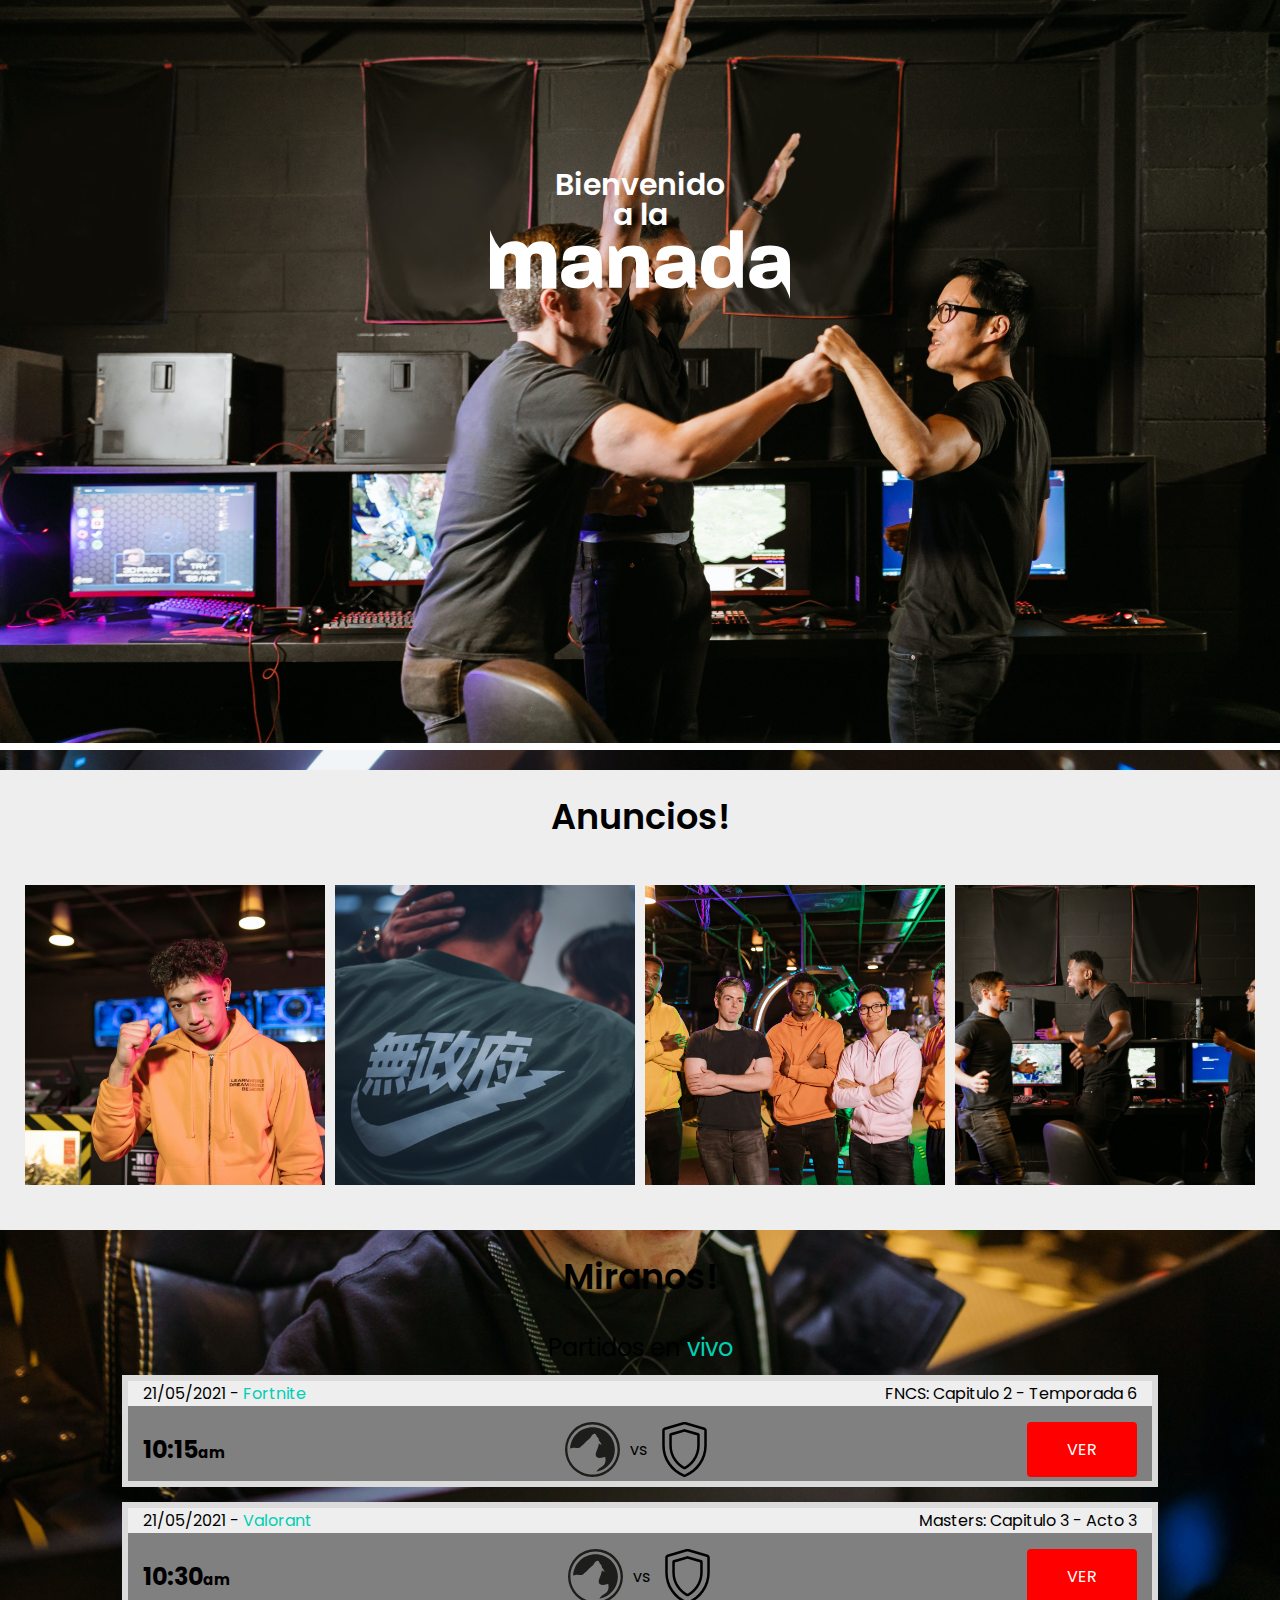
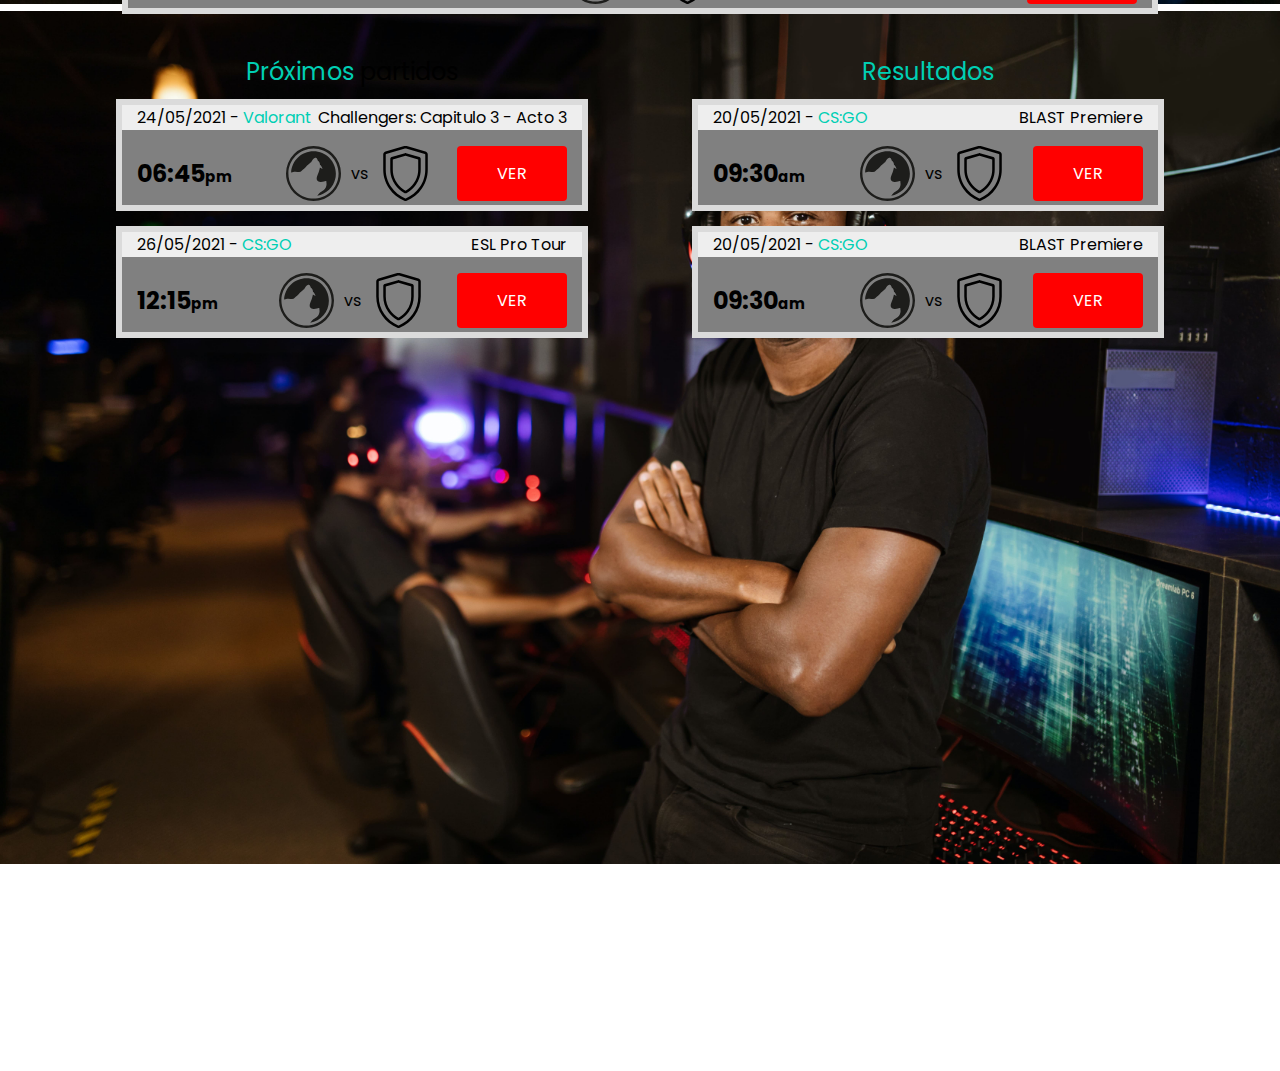
<file: index.html>
<!DOCTYPE html>
<html>
<head>
	<title>manada</title>
	<!--icon-->
	<link rel="shortcut icon" href="/favicon.ico" type="image/x-icon">
	<link rel="icon" href="/favicon.ico" type="image/x-icon">
	<!--icon-->
	<link href="https://cdn.jsdelivr.net/npm/bootstrap@5.0.1/dist/css/bootstrap.min.css" rel="stylesheet" integrity="sha384-+0n0xVW2eSR5OomGNYDnhzAbDsOXxcvSN1TPprVMTNDbiYZCxYbOOl7+AMvyTG2x" crossorigin="anonymous">
	<meta name="viewport" content="width=device-width, initial-scale=1.0">
	<link rel="stylesheet" type="text/css" href="css/styles.css">
	<link rel="preconnect" href="https://fonts.gstatic.com">
	<link href="https://fonts.googleapis.com/css2?family=Poppins:wght@100;400;700&display=swap" rel="stylesheet">
	<link rel="stylesheet" href="https://cdnjs.cloudflare.com/ajax/libs/animate.css/4.1.1/animate.min.css"/>
	<meta name="description=" content="La Manada es un equipo de Esports creado por amigos, creado por una familia">
	<meta name="keywords" content="Esports, Equipo, CSGO, Fortnite, FNCS, Valorant">
</head>
<body>

<header>
<div class="top-menu">
	<div class="social-media">
		<p>Seguinos en nuestras redes!<img src="media/right-arrow.png"></p>
		<a class="yt" href="https://www.youtube.com/channel/UCVvzv-yYEnPAYITBfjCriYg"><img src="media/youtube.png"></a>
		<a href="https://www.twitch.tv/9zteam"><img src="media/twitch.png"></a>
		<a class="ig" href="https://www.instagram.com/9zteam/?hl=es-la"><img src="media/instagram.png"></a>
	</div>
</div>
<!--top-menu-->

<!--menu-->
<nav class="menu">
	<img class="logo" src="media/mnd-logo-w.svg">
	<ul>
		<li><a href="index.html">Home</a></li>
		<li><a href="galeria.html">Galería</a></li>
		<li><a href="nosotros.html">Nosotros</a></li>
		<li><a href="productos.html">Productos</a></li>
		<li><a href="inscripcion.html">Inscribite!</a></li>
	</ul>
	<div class="search-box">
	<input type="text" class="buscador" placeholder="Buscar...">
	<img class="search-icon" src="media/search-icon.png">		
	</div>
</nav>
</header>

<!--CarouselPrincipal-->
<div class="carouselPrincipal">
	<div id="carouselExampleSlidesOnly" class="carousel slide" data-bs-ride="carousel">
	  	<div class="carousel-inner">
	    	<div class="carousel-item active">
	      		<img src="media/esports-carousel1.jpg" class="d-block w-100">
	    	</div>
	    	<div class="carousel-item">
	      		<img src="media/galeria1.jpg" class="d-block w-100">
	    	</div>
	    	<div class="carousel-item">
	      	<img src="media/galeria2.jpg" class="d-block w-100">
	   	 </div>
  		</div>
	</div>
	<h1>Bienvenido
		<br>a la
	</h1>
	<img class="logo-banner" src="media/mnd-logo-lg-w.svg">
</div>
<!--CarouselPrincipal-->

<!--Anuncios-->
<div class="containerAnnounces">
	<h1 class="sectionTitle">
		Anuncios!
	</h1>
	<div class="announce">
		<img src="media/announce_new-pj.jpg">
		<h2>Nuevo fichaje!</h2>
	</div>
	<div class="announce">
		<img src="media/announce-nike.jpg">
		<h2>Anunciamos sponsor con Nike!</h2>
	</div>
	<div class="announce">
		<img src="media/announce_valorant-roster.jpg">
		<h2>Conocé el nuevo Roster de Valorant</h2>
	</div>
	<div class="announce">
		<img src="media/announce_csgo.jpg">
		<h2>CS:GO - Llegamos a la final!</h2>
	</div>
</div>
<!--Anuncios-->

<!--Matches-->
<div class="containerMatches">
	<h1 class="sectionTitle">
		Miranos!
	</h1>
	<h2 class="matches--title">Partidos en <span>vivo</span></h2>
	<div class="partidosEnVivo">
		<div class="liveMatch">
			<div class="infoMatch">
				<p class="date-game">21/05/2021 - <span>Fortnite</span></p>
				<p class="cup">FNCS: Capitulo 2 - Temporada 6</p>
			</div>
			<div class="matchContent">
				<div class="matchTime">
					<h2>10:15<span>am</span></h2>
				</div>
				<div class="vsMatch">
					<img src="media/logo-icon-b.svg">
					<span>vs</span>
					<img src="media/vsteam-logo.svg">
				</div>
				<div class="btn-watch">
					<a href="">VER</a>
				</div>
			</div>
		</div>
		<br>
		<div class="liveMatch">
			<div class="infoMatch">
				<p class="date-game">21/05/2021 - <span>Valorant</span></p>
				<p class="cup">Masters: Capitulo 3 - Acto 3</p>
			</div>
			<div class="matchContent">
				<div class="matchTime">
					<h2>10:30<span>am</span></h2>
				</div>
				<div class="vsMatch">
					<img src="media/logo-icon-b.svg">
					<span>vs</span>
					<img src="media/vsteam-logo.svg">
				</div>
				<div class="btn-watch">
					<a href="">VER</a>
				</div>
			</div>
		</div>
	</div>
	<div class="partidos">
		<div class="proximosPartidos">
				<h2 class="matches--title"><span>Próximos </span>partidos</h2>
				<div class="nextMatches">
					<div class="infoMatch">
						<p class="date-game">24/05/2021 - <span>Valorant</span></p>
						<p class="cup">Challengers: Capitulo 3 - Acto 3</p>
					</div>
					<div class="matchContent">
						<div class="matchTime">
							<h2>06:45<span>pm</span></h2>
						</div>
						<div class="vsMatch">
							<img src="media/logo-icon-b.svg">
							<span>vs</span>
							<img src="media/vsteam-logo.svg">
						</div>
						<div class="btn-watch">
							<a href="">VER</a>
						</div>
					</div>
				</div>
				<div class="nextMatches">
					<div class="infoMatch">
						<p class="date-game">26/05/2021 - <span>CS:GO</span></p>
						<p class="cup">ESL Pro Tour</p>
					</div>
					<div class="matchContent">
						<div class="matchTime">
							<h2>12:15<span>pm</span></h2>
						</div>
						<div class="vsMatch">
							<img src="media/logo-icon-b.svg">
							<span>vs</span>
							<img src="media/vsteam-logo.svg">
						</div>
						<div class="btn-watch">
							<a href="">VER</a>
						</div>
					</div>
				</div>
		</div>
		<div class="partidosPasados">
			<h2 class="matches--title prevMatches-title"><span>Resultados</span></h2>
			<div class="results">
				<div class="infoMatch">
					<p class="date-game">20/05/2021 - <span>CS:GO</span></p>
					<p class="cup">BLAST Premiere</p>
				</div>
				<div class="matchContent">
					<div class="matchTime">
						<h2>09:30<span>am</span></h2>
					</div>
					<div class="vsMatch">
						<img src="media/logo-icon-b.svg">
						<span>vs</span>
						<img src="media/vsteam-logo.svg">
					</div>
					<div class="btn-watch">
						<a href="">VER</a>
					</div>
				</div>
			</div>
			<div class="results">
					<div class="infoMatch">
						<p class="date-game">20/05/2021 - <span>CS:GO</span></p>
						<p class="cup">BLAST Premiere</p>
					</div>
					<div class="matchContent">
						<div class="matchTime">
							<h2>09:30<span>am</span></h2>
						</div>
						<div class="vsMatch">
							<img src="media/logo-icon-b.svg">
							<span>vs</span>
							<img src="media/vsteam-logo.svg">
						</div>
						<div class="btn-watch">
							<a href="">VER</a>
						</div>
					</div>
			</div>
		</div>	
	</div>
</div>

</body>
<script src="https://cdn.jsdelivr.net/npm/bootstrap@5.0.1/dist/js/bootstrap.bundle.min.js" integrity="sha384-gtEjrD/SeCtmISkJkNUaaKMoLD0//ElJ19smozuHV6z3Iehds+3Ulb9Bn9Plx0x4" crossorigin="anonymous"></script>
</html>
</file>
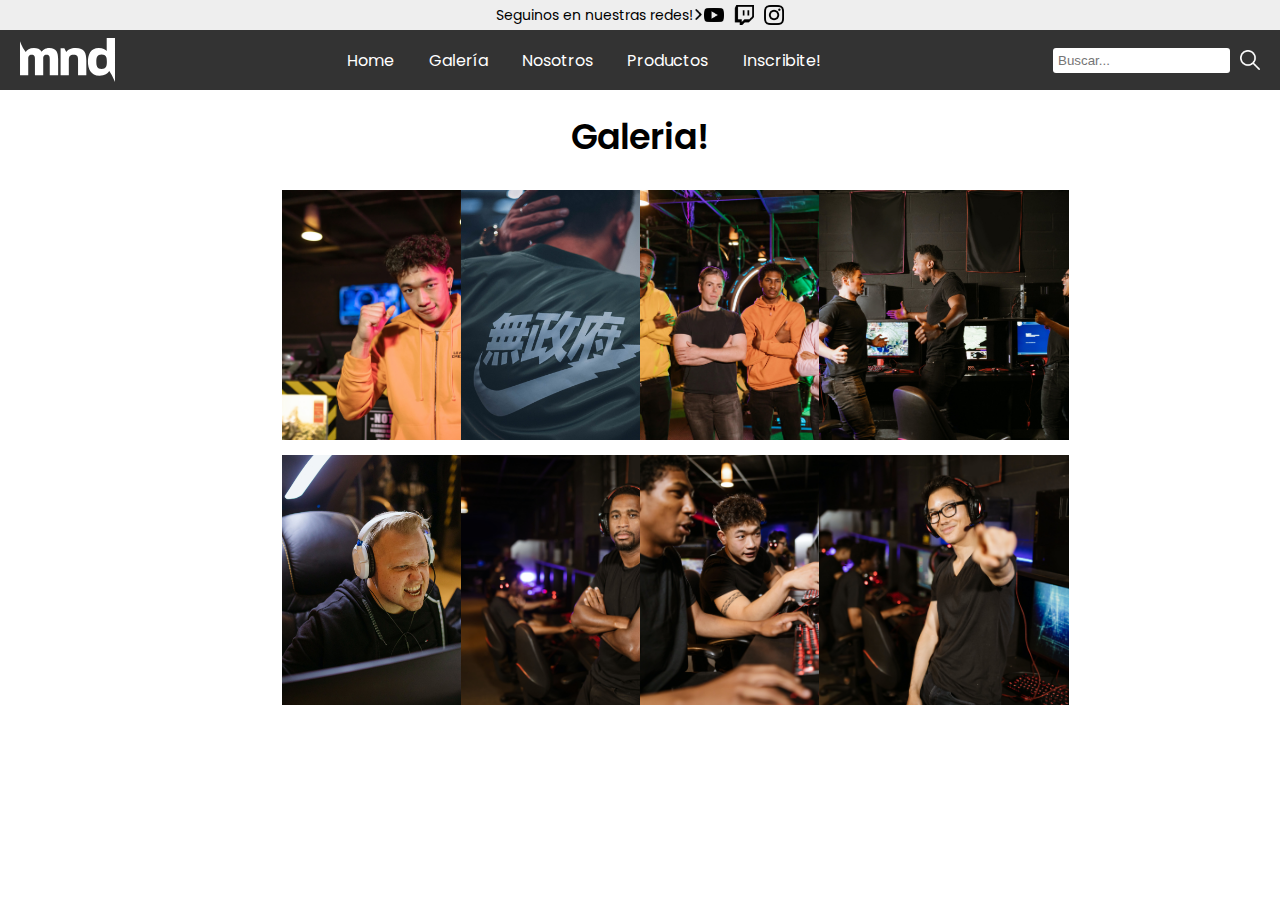
<file: galeria.html>
<!DOCTYPE html>
<html>
<head>
	<title>manada</title>
	<meta name="viewport" content="width=device-width, initial-scale=1.0">
	<link rel="stylesheet" type="text/css" href="css/styles.css">
	<link rel="preconnect" href="https://fonts.gstatic.com">
	<link href="https://fonts.googleapis.com/css2?family=Poppins:wght@100;400;700&display=swap" rel="stylesheet">
	<meta name="description=" content="En esta galeria encontraras todas nuestras fotos!">
	<meta name="keywords" content="Esports fotos, Equipo, CSGO, Fortnite, FNCS, Valorant, Eventos Esports">
</head>
<body>

<header>
<div class="top-menu">
	<div class="social-media">
		<p>Seguinos en nuestras redes!<img src="media/right-arrow.png"></p>
		<a class="yt" href="https://www.youtube.com/channel/UCVvzv-yYEnPAYITBfjCriYg"><img src="media/youtube.png"></a>
		<a href="https://www.twitch.tv/9zteam"><img src="media/twitch.png"></a>
		<a class="ig" href="https://www.instagram.com/9zteam/?hl=es-la"><img src="media/instagram.png"></a>
	</div>
</div>
<!--top-menu-->

<!--menu-->
<nav class="menu">
	<img class="logo" src="media/mnd-logo-w.svg">
	<ul>
		<li><a href="index.html">Home</a></li>
		<li><a href="galeria.html">Galería</a></li>
		<li><a href="nosotros.html">Nosotros</a></li>
		<li><a href="productos.html">Productos</a></li>
		<li><a href="inscripcion.html">Inscribite!</a></li>
	</ul>
	<div class="search-box">
	<input type="text" class="buscador" placeholder="Buscar...">
	<img class="search-icon" src="media/search-icon.png">		
	</div>
</nav>
</header>

	<h1 class="sectionTitle">
		Galeria!
	</h1>
<div class="containerImagenes">

	<div class="image">
		<img src="media/announce_new-pj.jpg">
	</div>
	<div class="image">
		<img src="media/announce-nike.jpg">
	</div>
	<div class="image">
		<img src="media/announce_valorant-roster.jpg">
	</div>
	<div class="image">
		<img src="media/announce_csgo.jpg">
	</div>
	<div class="image">
		<img src="media/galeria1.jpg">
	</div>
	<div class="image">
		<img src="media/galeria2.jpg">
	</div>
	<div class="image">
		<img src="media/galeria3.jpg">
	</div>
	<div class="image">
		<img src="media/galeria4.jpg">
	</div>
</div>

</body>
</file>
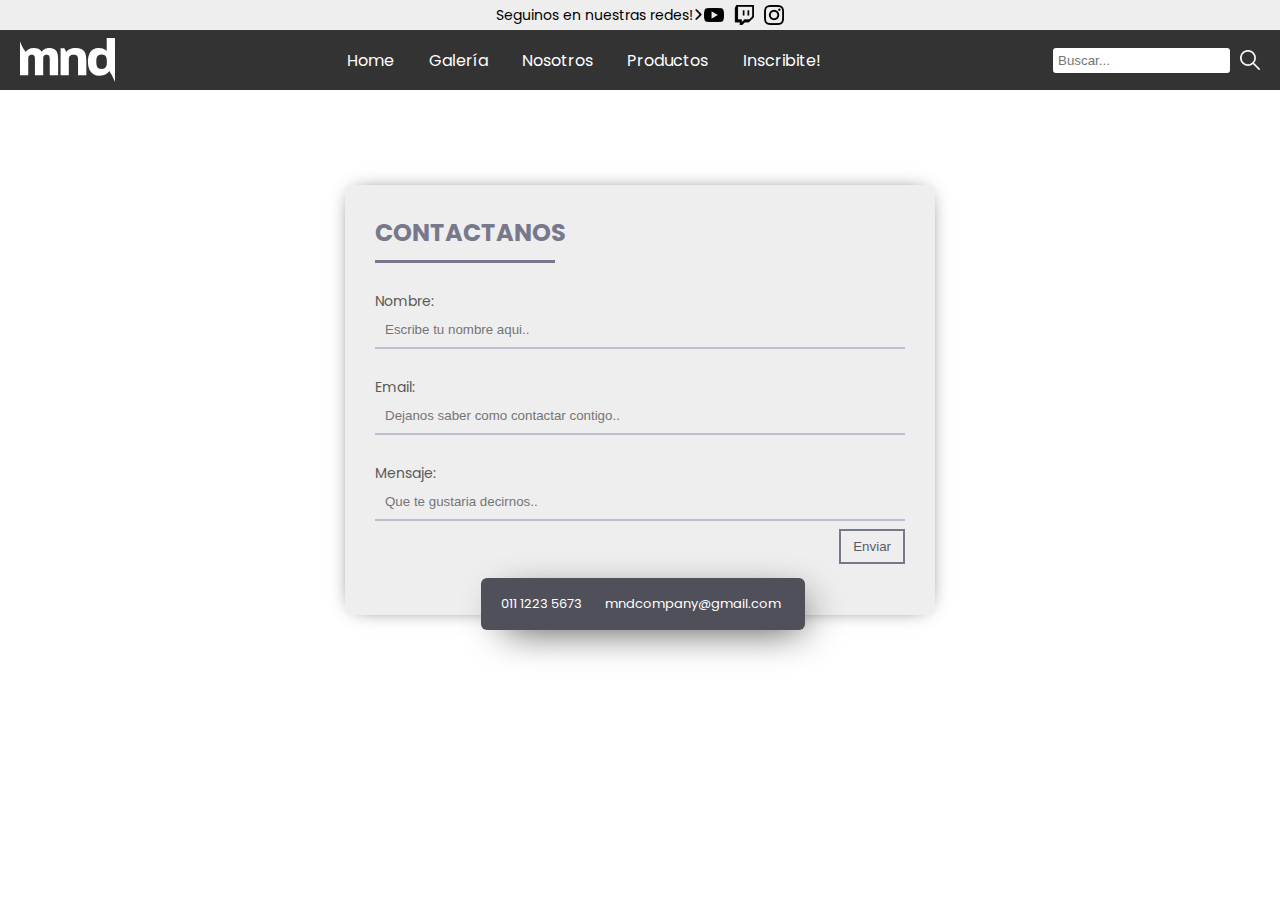
<file: inscripcion.html>
<!DOCTYPE html>
<html>
<head>
	<title>manada</title>
	<meta name="viewport" content="width=device-width, initial-scale=1.0">
	<link rel="stylesheet" type="text/css" href="css/styles.css">
	<link rel="preconnect" href="https://fonts.gstatic.com">
	<link href="https://fonts.googleapis.com/css2?family=Poppins:wght@100;400;700&display=swap" rel="stylesheet">
	<link rel="stylesheet" href="https://cdnjs.cloudflare.com/ajax/libs/animate.css/4.1.1/animate.min.css"/>
	<meta name="description=" content="Te gustaria unirte? inscribite!">
	<meta name="keywords" content="Esports, Equipo, CSGO, Fortnite, FNCS, Valorant, Como unirse">
</head>
<body>

<header>
<div class="top-menu">
	<div class="social-media">
		<p>Seguinos en nuestras redes!<img src="media/right-arrow.png"></p>
		<a class="yt" href="https://www.youtube.com/channel/UCVvzv-yYEnPAYITBfjCriYg"><img src="media/youtube.png"></a>
		<a href="https://www.twitch.tv/9zteam"><img src="media/twitch.png"></a>
		<a class="ig" href="https://www.instagram.com/9zteam/?hl=es-la"><img src="media/instagram.png"></a>
	</div>
</div>
<!--top-menu-->

<!--menu-->
<nav class="menu">
	<img class="logo" src="media/mnd-logo-w.svg">
	<ul>
		<li><a href="index.html">Home</a></li>
		<li><a href="galeria.html">Galería</a></li>
		<li><a href="nosotros.html">Nosotros</a></li>
		<li><a href="productos.html">Productos</a></li>
		<li><a href="inscripcion.html">Inscribite!</a></li>
	</ul>
	<div class="search-box">
	<input type="text" class="buscador" placeholder="Buscar...">
	<img class="search-icon" src="media/search-icon.png">		
	</div>
</nav>
</header>

<form class="form">
  <h2>CONTACTANOS</h2>
  <p type="Nombre:"><input placeholder="Escribe tu nombre aqui.."></input></p>
  <p type="Email:"><input placeholder="Dejanos saber como contactar contigo.."></input></p>
  <p type="Mensaje:"><input placeholder="Que te gustaria decirnos.."></input></p>
  <button>Enviar</button>
  <div>
    <span class="telefonoContacto"></span>011 1223 5673
    <span class="emailContacto"></span> mndcompany@gmail.com
  </div>
</form>
</body>
</file>
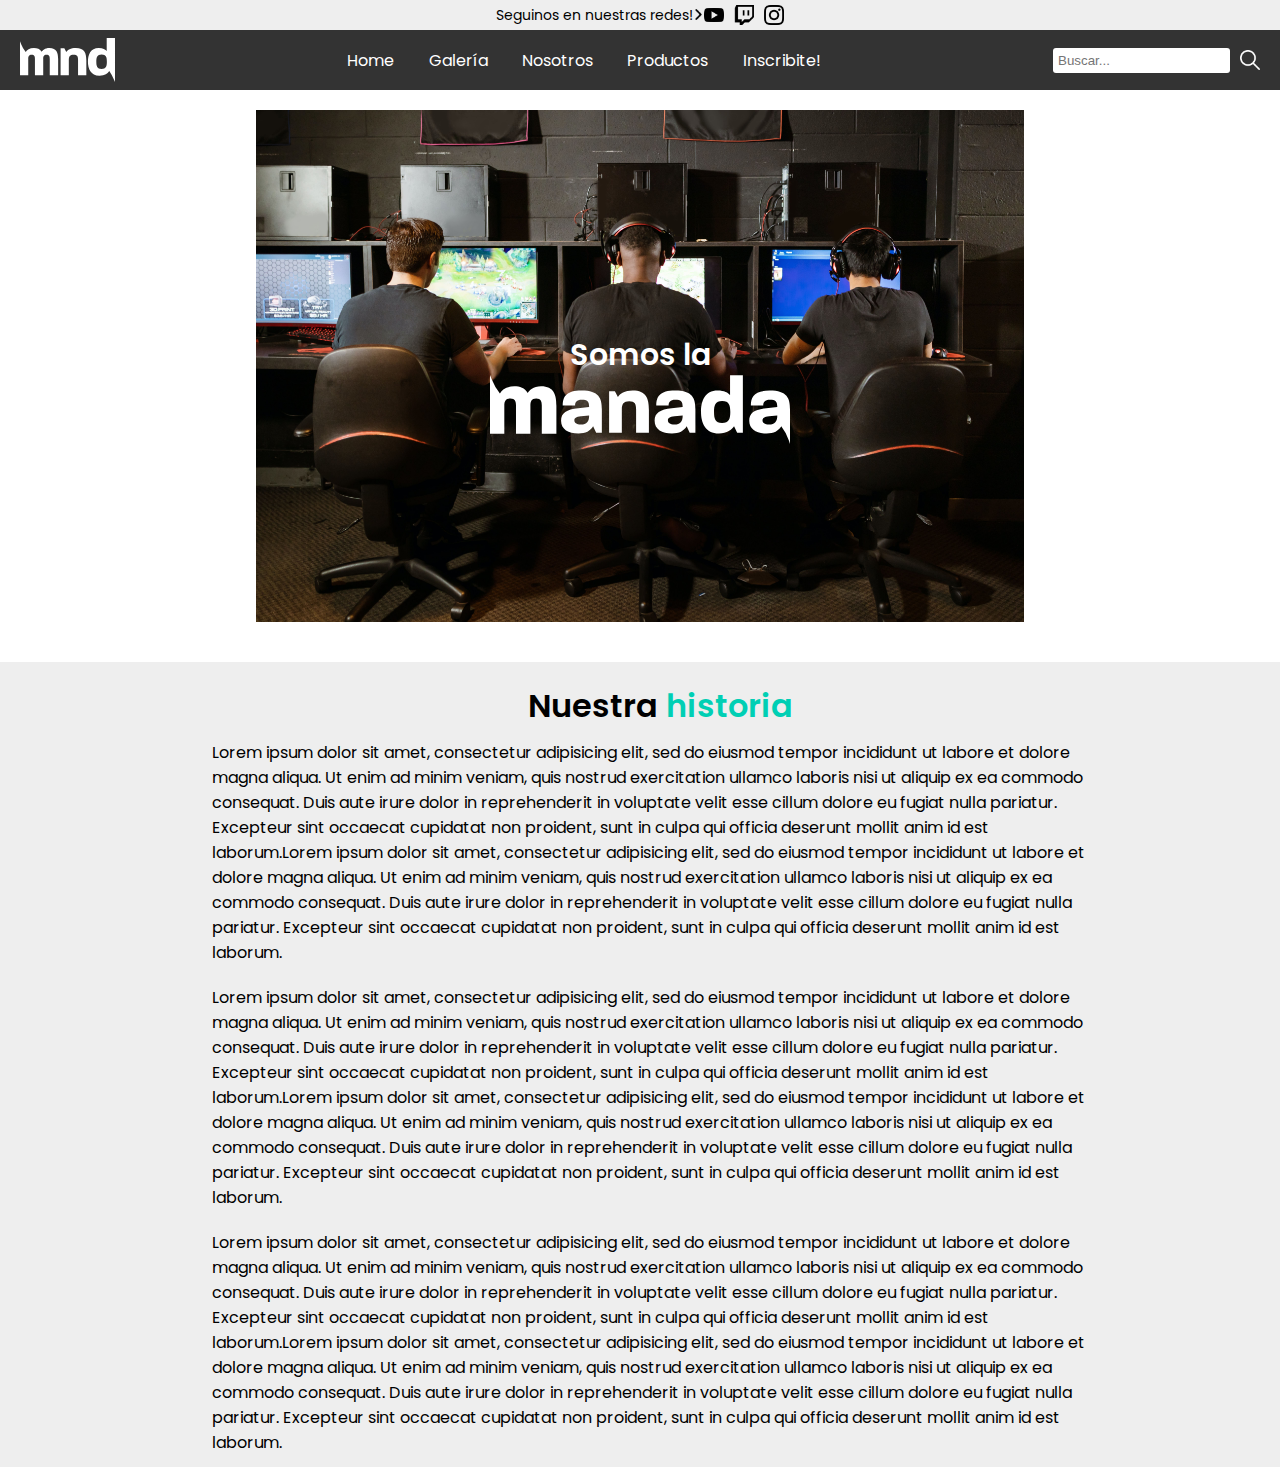
<file: nosotros.html>
<!DOCTYPE html>
<html>
<head>
	<title>manada</title>
	<meta name="viewport" content="width=device-width, initial-scale=1.0">
	<link rel="stylesheet" type="text/css" href="css/styles.css">
	<link rel="preconnect" href="https://fonts.gstatic.com">
	<link href="https://fonts.googleapis.com/css2?family=Poppins:wght@100;400;700&display=swap" rel="stylesheet">
	<link rel="stylesheet" href="https://cdnjs.cloudflare.com/ajax/libs/animate.css/4.1.1/animate.min.css"/>
	<meta name="description=" content="En esta seccion encontraras quienes somos y como empezamos!">
	<meta name="keywords" content="Esports,Historia del Equipo, CSGO, Fortnite, FNCS, Valorant,">
</head>
<body>

<header>
<div class="top-menu">
	<div class="social-media">
		<p>Seguinos en nuestras redes!<img src="media/right-arrow.png"></p>
		<a class="yt" href="https://www.youtube.com/channel/UCVvzv-yYEnPAYITBfjCriYg"><img src="media/youtube.png"></a>
		<a href="https://www.twitch.tv/9zteam"><img src="media/twitch.png"></a>
		<a class="ig" href="https://www.instagram.com/9zteam/?hl=es-la"><img src="media/instagram.png"></a>
	</div>
</div>
<!--top-menu-->

<!--menu-->
<nav class="menu">
	<img class="logo" src="media/mnd-logo-w.svg">
	<ul>
		<li><a href="index.html">Home</a></li>
		<li><a href="galeria.html">Galería</a></li>
		<li><a href="nosotros.html">Nosotros</a></li>
		<li><a href="productos.html">Productos</a></li>
		<li><a href="inscripcion.html">Inscribite!</a></li>
	</ul>
	<div class="search-box">
	<input type="text" class="buscador" placeholder="Buscar...">
	<img class="search-icon" src="media/search-icon.png">		
	</div>
</nav>
</header>
<div class="carouselNosotros">
	<img src="media/bannernosotros.jpg">
	<h1>Somos la</h1>
	<img class="logo-banner" src="media/mnd-logo-lg-w.svg">
</div>
<div class="history">
	<h1>Nuestra <span>historia</span></h1>
	<p>Lorem ipsum dolor sit amet, consectetur adipisicing elit, sed do eiusmod
	tempor incididunt ut labore et dolore magna aliqua. Ut enim ad minim veniam,
	quis nostrud exercitation ullamco laboris nisi ut aliquip ex ea commodo
	consequat. Duis aute irure dolor in reprehenderit in voluptate velit esse
	cillum dolore eu fugiat nulla pariatur. Excepteur sint occaecat cupidatat non
	proident, sunt in culpa qui officia deserunt mollit anim id est laborum.Lorem ipsum dolor sit amet, consectetur adipisicing elit, sed do eiusmod
	tempor incididunt ut labore et dolore magna aliqua. Ut enim ad minim veniam,
	quis nostrud exercitation ullamco laboris nisi ut aliquip ex ea commodo
	consequat. Duis aute irure dolor in reprehenderit in voluptate velit esse
	cillum dolore eu fugiat nulla pariatur. Excepteur sint occaecat cupidatat non
	proident, sunt in culpa qui officia deserunt mollit anim id est laborum.</p>

	<p>Lorem ipsum dolor sit amet, consectetur adipisicing elit, sed do eiusmod
	tempor incididunt ut labore et dolore magna aliqua. Ut enim ad minim veniam,
	quis nostrud exercitation ullamco laboris nisi ut aliquip ex ea commodo
	consequat. Duis aute irure dolor in reprehenderit in voluptate velit esse
	cillum dolore eu fugiat nulla pariatur. Excepteur sint occaecat cupidatat non
	proident, sunt in culpa qui officia deserunt mollit anim id est laborum.Lorem ipsum dolor sit amet, consectetur adipisicing elit, sed do eiusmod
	tempor incididunt ut labore et dolore magna aliqua. Ut enim ad minim veniam,
	quis nostrud exercitation ullamco laboris nisi ut aliquip ex ea commodo
	consequat. Duis aute irure dolor in reprehenderit in voluptate velit esse
	cillum dolore eu fugiat nulla pariatur. Excepteur sint occaecat cupidatat non
	proident, sunt in culpa qui officia deserunt mollit anim id est laborum.</p>

	<p>Lorem ipsum dolor sit amet, consectetur adipisicing elit, sed do eiusmod
	tempor incididunt ut labore et dolore magna aliqua. Ut enim ad minim veniam,
	quis nostrud exercitation ullamco laboris nisi ut aliquip ex ea commodo
	consequat. Duis aute irure dolor in reprehenderit in voluptate velit esse
	cillum dolore eu fugiat nulla pariatur. Excepteur sint occaecat cupidatat non
	proident, sunt in culpa qui officia deserunt mollit anim id est laborum.Lorem ipsum dolor sit amet, consectetur adipisicing elit, sed do eiusmod
	tempor incididunt ut labore et dolore magna aliqua. Ut enim ad minim veniam,
	quis nostrud exercitation ullamco laboris nisi ut aliquip ex ea commodo
	consequat. Duis aute irure dolor in reprehenderit in voluptate velit esse
	cillum dolore eu fugiat nulla pariatur. Excepteur sint occaecat cupidatat non
	proident, sunt in culpa qui officia deserunt mollit anim id est laborum.</p>
</div>
</body>
</file>
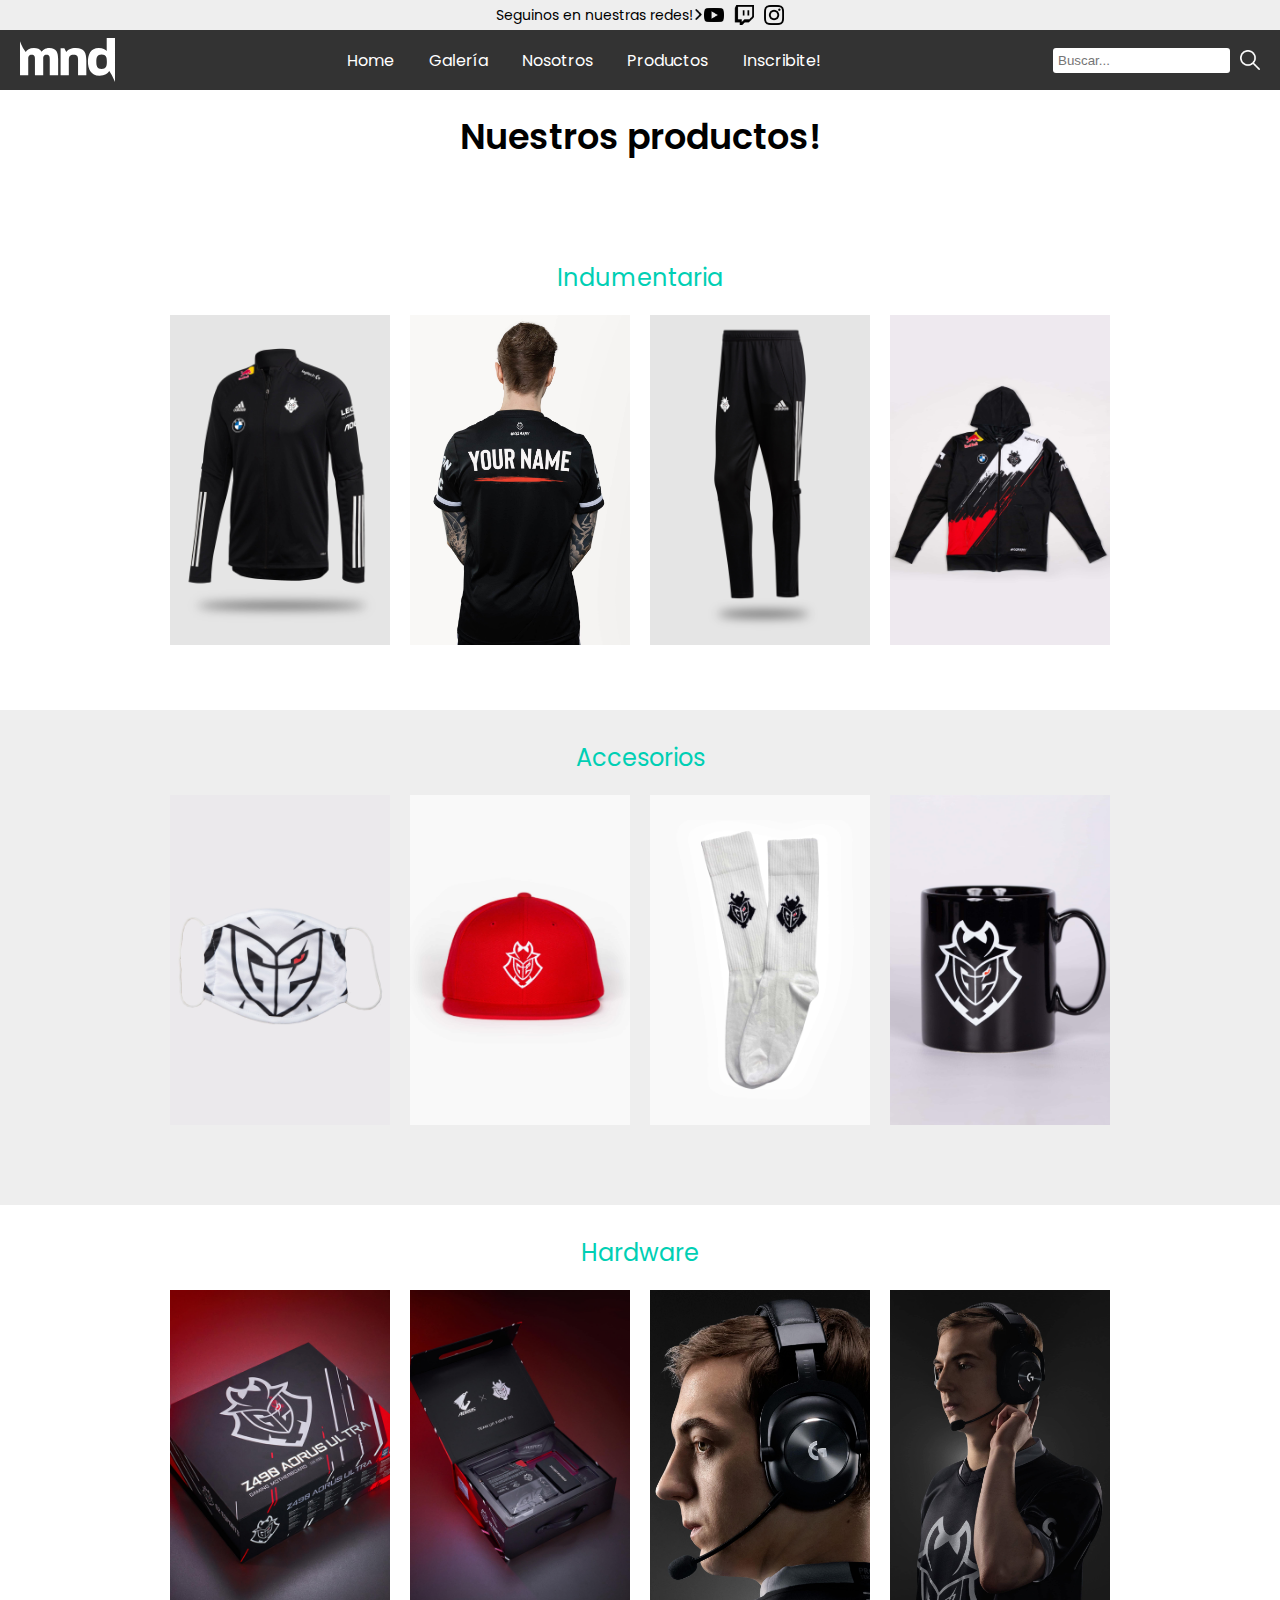
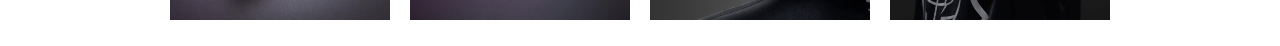
<file: productos.html>
<!DOCTYPE html>
<html>
<head>
	<title>manada</title>
	<meta name="viewport" content="width=device-width, initial-scale=1.0">
	<link rel="stylesheet" type="text/css" href="css/styles.css">
	<link rel="preconnect" href="https://fonts.gstatic.com">
	<link href="https://fonts.googleapis.com/css2?family=Poppins:wght@100;400;700&display=swap" rel="stylesheet">
	<link rel="stylesheet" href="https://cdnjs.cloudflare.com/ajax/libs/animate.css/4.1.1/animate.min.css"/>
	<meta name="description=" content="En esta seccion encontraras todas nuestros productos!">
	<meta name="keywords" content="Esports accesorios, Equipo, remeras CSGO, camperas Fortnite, FNCS, tazas Valorant,">
</head>
<body>

<header>
<div class="top-menu">
	<div class="social-media">
		<p>Seguinos en nuestras redes!<img src="media/right-arrow.png"></p>
		<a class="yt" href="https://www.youtube.com/channel/UCVvzv-yYEnPAYITBfjCriYg"><img src="media/youtube.png"></a>
		<a href="https://www.twitch.tv/9zteam"><img src="media/twitch.png"></a>
		<a class="ig" href="https://www.instagram.com/9zteam/?hl=es-la"><img src="media/instagram.png"></a>
	</div>
</div>
<!--top-menu-->

<!--menu-->
<nav class="menu">
	<img class="logo" src="media/mnd-logo-w.svg">
	<ul>
		<li><a href="index.html">Home</a></li>
		<li><a href="galeria.html">Galería</a></li>
		<li><a href="nosotros.html">Nosotros</a></li>
		<li><a href="productos.html">Productos</a></li>
		<li><a href="inscripcion.html">Inscribite!</a></li>
	</ul>
	<div class="search-box">
	<input type="text" class="buscador" placeholder="Buscar...">
	<img class="search-icon" src="media/search-icon.png">		
	</div>
</nav>
</header>

<h1 class="sectionTitle">
	Nuestros productos!
</h1>

<section class="seccionIndumentaria">
<h2 class="indumentaria">Indumentaria</h2>

<div class="containerIndumentaria">
	<div class="image">
		<a href="#"><img src="media/productos/productocampera.jpg"></a>
		
	</div>
	<div class="image">
		<a href="#"><img src="media/productos/productoremera.jpg"></a>
	</div>
	<div class="image">
		<a href="#"><img src="media/productos/productopantalon.jpg"></a>
	</div>
	<div class="image">
		<a href="#"><img src="media/productos/productohoddie.jpg"></a>
	</div>
</div>
</section>

<section class="seccionAccesorios">
<h2 class="accesorios">Accesorios</h2>

<div class="containerAccesorios">
	<div class="image">
		<a href="#"><img src="media/accesorios/accesoriobarbijo.jpg"></a>
		
	</div>
	<div class="image">
		<a href="#"><img src="media/accesorios/accesoriogorra.jpg"></a>
	</div>
	<div class="image">
		<a href="#"><img src="media/accesorios/accesoriomedias.jpg"></a>
	</div>
	<div class="image">
		<a href="#"><img src="media/accesorios/accesoriotaza.jpg"></a>
	</div>
</div>
</section>

<section class="seccionHardware">
	<h2 class="hardware">Hardware</h2>
	
	<div class="containerHardware">
		<div class="image">
			<a href="#"><img src="media/hardware/hardwaremother.jpg"></a>
			
		</div>
		<div class="image">
			<a href="#"><img src="media/hardware/hardwaremother2.jpg"></a>
		</div>
		<div class="image">
			<a href="#"><img src="media/hardware/hardwareauriculares.jpg"></a>
		</div>
		<div class="image">
			<a href="#"><img src="media/hardware/hardwareauriculares2.jpg"></a>
		</div>
	</div>
	</section>
</file>
<file: css/styles.css>
* {
  margin: 0;
  padding: 0; }

body {
  font-family: "Poppins", sans-serif !important; }

h1 {
  font-weight: 600; }

p {
  margin-bottom: 0; }

.top-menu {
  height: 30px;
  display: flex;
  justify-content: center;
  align-items: center;
  background-color: #eee;
  flex-direction: row; }

.top-menu .social-media {
  height: 20px;
  display: flex; }

.top-menu .social-media p {
  font-size: 14px; }

.top-menu .social-media p img {
  width: 11px;
  height: 11px; }

.top-menu .social-media a img {
  width: 20px;
  height: 20px; }

.top-menu .social-media .yt {
  margin-right: 10px;
  color: #FF0000; }

.top-menu .social-media .ig {
  margin-left: 10px; }

.menu {
  height: 60px;
  background-color: #333;
  position: relative;
  display: flex;
  align-items: center;
  justify-content: space-between; }

.menu .logo {
  width: 95px;
  height: auto;
  position: relative;
  left: 20px; }

.menu ul {
  margin: 0;
  list-style: none;
  padding: 0;
  display: flex;
  align-items: center; }

.menu ul li {
  padding: 17.2px;
  display: block; }

.menu ul li a {
  color: #fff;
  text-decoration: none;
  font-weight: 400; }

.menu ul li:hover {
  background-color: #00CFB4; }

.menu .search-box {
  display: flex;
  position: relative;
  right: 20px;
  height: 25px;
  align-items: center; }

.menu .search-box .buscador {
  position: relative;
  height: 25px;
  border: none;
  text-indent: 5px;
  border-radius: 3px; }

.menu .search-box .buscador:focus-visible {
  outline: none; }

.menu .search-icon {
  width: 20px;
  height: 20px;
  position: relative;
  margin-left: 10px; }

.carouselPrincipal {
  width: 100%;
  max-height: 600px;
  display: flex;
  justify-content: center;
  position: relative; }

.carouselPrincipal .carousel .carousel-inner .carousel-item img {
  max-width: 100%;
  height: auto;
  object-fit: cover;
  margin: 0 auto;
  position: relative;
  bottom: 200px; }

.carouselPrincipal h1 {
  position: absolute;
  color: #fff;
  text-align: center;
  line-height: 1;
  font-size: 30px;
  top: 80px; }

.carouselPrincipal .logo-banner {
  position: absolute;
  max-width: 300px;
  min-width: 160px;
  top: 140px;
  animation: heartBeat;
  animation-duration: 12s;
  --animate-repeat: 2; }

.containerAnnounces {
  display: flex;
  flex-wrap: wrap;
  position: relative;
  justify-content: center;
  top: 80px;
  background-color: #eee;
  min-height: 460px;
  gap: 10px; }

.sectionTitle {
  width: 100%;
  text-align: center;
  height: 60px;
  position: relative;
  top: 20px;
  font-size: 35px; }

.containerAnnounces .announce {
  width: 300px;
  height: 300px; }

.containerAnnounces .announce img {
  width: 100%;
  height: 100%;
  object-fit: cover; }

.containerAnnounces .announce img:hover {
  transform: scale(1.02, 1.02);
  opacity: 0.5; }

.containerAnnounces .announce h2 {
  text-align: center;
  font-size: 15px;
  position: relative;
  bottom: 170px;
  display: none; }

.containerAnnounces .announce:hover > h2 {
  display: block; }

.containerMatches {
  position: relative;
  top: 80px;
  height: 80vh; }

.matches--title {
  position: relative;
  top: 40px;
  font-weight: 400;
  text-align: center; }

.matches--title span {
  color: #00CFB4; }

.containerMatches .partidosEnVivo {
  display: flex;
  flex-wrap: wrap; }

.containerMatches .partidosEnVivo .liveMatch {
  width: 80%;
  height: 100px;
  display: flex;
  background-color: #808080;
  margin: 0 auto;
  position: relative;
  top: 50px;
  border: 6px solid rgba(228, 228, 228, 0.9);
  margin-bottom: 15px; }

.containerMatches .partidosEnVivo .liveMatch .infoMatch {
  display: flex;
  width: 100%;
  height: 25px;
  flex-wrap: wrap;
  justify-content: space-between;
  position: absolute;
  background-color: #eee;
  align-items: center; }

.containerMatches .partidosEnVivo .liveMatch .infoMatch .date-game {
  margin-left: 15px; }

.containerMatches .partidosEnVivo .liveMatch .infoMatch .date-game span {
  color: #00CFB4; }

.containerMatches .partidosEnVivo .infoMatch .cup {
  margin-right: 15px; }

.containerMatches .partidosEnVivo .liveMatch .matchContent {
  width: 100%;
  height: 87px;
  position: absolute;
  display: flex;
  justify-content: space-between;
  padding-top: 25px; }

.containerMatches .partidosEnVivo .liveMatch .matchContent .matchTime {
  margin-left: 15px;
  display: flex;
  align-items: center; }

.containerMatches .partidosEnVivo .liveMatch .matchContent .matchTime span {
  font-size: 15px; }

.containerMatches .partidosEnVivo .liveMatch .matchContent .vsMatch {
  display: flex;
  margin-right: 100px; }

.containerMatches .partidosEnVivo .liveMatch .matchContent .vsMatch img {
  width: 55px; }

.containerMatches .partidosEnVivo .liveMatch .matchContent .vsMatch span {
  align-items: center;
  display: flex;
  margin-left: 10px;
  margin-right: 10px; }

.containerMatches .partidosEnVivo .liveMatch .matchContent .btn-watch {
  position: relative;
  display: flex;
  align-items: center; }

.containerMatches .partidosEnVivo .liveMatch .matchContent .btn-watch a {
  padding: 15px 40px;
  color: #fff;
  text-decoration: none;
  background-color: red;
  border-radius: 4px;
  position: absolute;
  right: 15px; }

.containerMatches .partidos {
  display: flex;
  flex-wrap: wrap;
  justify-content: center;
  position: relative;
  top: 35px; }

.containerMatches .partidos .proximosPartidos {
  width: 45%; }

.containerMatches .partidos .proximosPartidos .nextMatches {
  width: 80%;
  margin: 0 auto;
  height: 100px;
  background-color: #808080;
  border: 6px solid rgba(228, 228, 228, 0.9);
  top: 50px;
  position: relative;
  display: flex;
  margin-bottom: 15px; }

.containerMatches .partidos .proximosPartidos .nextMatches .infoMatch {
  width: 100%;
  height: 25px;
  display: flex;
  justify-content: space-between;
  background-color: #eee;
  align-items: center; }

.containerMatches .partidos .proximosPartidos .nextMatches .infoMatch .date-game {
  margin-left: 15px; }

.containerMatches .partidos .proximosPartidos .nextMatches .infoMatch .date-game span {
  color: #00CFB4; }

.containerMatches .partidos .proximosPartidos .nextMatches .infoMatch .cup {
  margin-right: 15px; }

@media screen and (max-width: 1210px) {
  .containerMatches .partidos .proximosPartidos .nextMatches .infoMatch .cup {
    display: none; } }

.containerMatches .partidos .proximosPartidos .nextMatches .matchContent {
  width: 100%;
  height: 87px;
  position: absolute;
  display: flex;
  justify-content: space-between;
  padding-top: 25px; }

.containerMatches .partidos .proximosPartidos .nextMatches .matchContent .matchTime {
  margin-left: 15px;
  display: flex;
  align-items: center; }

.containerMatches .partidos .proximosPartidos .nextMatches .matchContent .matchTime span {
  font-size: 15px; }

.containerMatches .partidos .proximosPartidos .nextMatches .matchContent .vsMatch {
  display: flex;
  margin-left: 15px; }

.containerMatches .partidos .proximosPartidos .nextMatches .matchContent .vsMatch img {
  width: 55px; }

.containerMatches .partidos .proximosPartidos .nextMatches .matchContent .vsMatch span {
  display: flex;
  align-items: center;
  margin-left: 10px;
  margin-right: 10px; }

.containerMatches .partidos .proximosPartidos .nextMatches .matchContent .btn-watch {
  position: relative;
  display: flex;
  align-items: center; }

.containerMatches .partidos .proximosPartidos .nextMatches .matchContent .btn-watch a {
  padding: 15px 40px;
  color: #fff;
  text-decoration: none;
  background-color: red;
  border-radius: 4px;
  right: 15px;
  position: relative; }

.containerMatches .partidos .partidosPasados {
  width: 45%; }

.containerMatches .partidos .partidosPasados .results {
  width: 80%;
  margin: 0 auto;
  height: 100px;
  background-color: #808080;
  border: 6px solid rgba(228, 228, 228, 0.9);
  top: 50px;
  position: relative;
  display: flex;
  margin-bottom: 15px; }

.containerMatches .partidos .partidosPasados .results .infoMatch {
  width: 100%;
  height: 25px;
  display: flex;
  justify-content: space-between;
  background-color: #eee;
  align-items: center; }

.containerMatches .partidos .partidosPasados .results .infoMatch .date-game {
  margin-left: 15px; }

.containerMatches .partidos .partidosPasados .results .infoMatch .date-game span {
  color: #00CFB4; }

.containerMatches .partidos .partidosPasados .results .infoMatch .cup {
  margin-right: 15px; }

@media screen and (max-width: 1210px) {
  .containerMatches .partidos .partidosPasados .results .infoMatch .cup {
    display: none; } }

.containerMatches .partidos .partidosPasados .results .matchContent {
  width: 100%;
  height: 87px;
  position: absolute;
  display: flex;
  justify-content: space-between;
  padding-top: 25px; }

.containerMatches .partidos .partidosPasados .results .matchContent .matchTime {
  margin-left: 15px;
  display: flex;
  align-items: center; }

.containerMatches .partidos .partidosPasados .results .matchContent .matchTime span {
  font-size: 15px; }

.containerMatches .partidos .partidosPasados .results .matchContent .vsMatch {
  display: flex;
  margin-left: 15px; }

.containerMatches .partidos .partidosPasados .results .matchContent .vsMatch img {
  width: 55px; }

.containerMatches .partidos .partidosPasados .results .matchContent .vsMatch span {
  display: flex;
  align-items: center;
  margin-left: 10px;
  margin-right: 10px; }

.containerMatches .partidos .partidosPasados .results .matchContent .btn-watch {
  position: relative;
  display: flex;
  align-items: center; }

.containerMatches .partidos .partidosPasados .results .matchContent .btn-watch a {
  padding: 15px 40px;
  color: #fff;
  text-decoration: none;
  background-color: red;
  border-radius: 4px;
  right: 15px;
  position: relative; }

.containerImagenes {
  display: grid;
  grid-template-columns: 14% 14% 14% 14%;
  justify-content: center;
  top: 40px;
  position: relative;
  grid-row-gap: 15px; }

.containerImagenes .image {
  width: 250px;
  height: 250px; }

.containerImagenes .image img {
  width: 100%;
  height: 100%;
  object-fit: cover; }

@media screen and (max-width: 767px) {
  .containerImagenes {
    grid-template-columns: 80%;
    grid-gap: 20px; }
  .containerImagenes .image {
    width: 300px;
    height: 300px; } }

.carouselNosotros {
  width: 100%;
  max-height: 600px;
  display: flex;
  justify-content: center;
  position: relative;
  top: 20px; }

.carouselNosotros img {
  max-width: 60%;
  height: auto;
  object-fit: cover; }

.carouselNosotros h1 {
  position: absolute;
  color: #fff;
  text-align: center;
  line-height: 1;
  font-size: 30px;
  top: 230px; }

.carouselNosotros .logo-banner {
  position: absolute;
  max-width: 300px;
  min-width: 160px;
  top: 265px;
  animation: heartBeat;
  animation-duration: 12s;
  --animate-repeat: 2; }

.history {
  width: 100%;
  height: 85vh;
  position: relative;
  top: 60px;
  background-color: #eee;
  padding: 20px; }

.history h1 {
  text-align: center; }

.history h1 span {
  color: #00CFB4; }

.history p {
  padding: 10px 30px;
  width: 70%;
  margin: 0 auto; }

.seccionIndumentaria {
  background-color: #fff;
  height: 55vh;
  position: relative;
  top: 65px; }
  @media screen and (min-width: 768px) and (max-width: 1024px) {
    .seccionIndumentaria {
      height: 90vh; } }
  .seccionIndumentaria .indumentaria {
    color: #00CFB4;
    text-align: center;
    font-weight: 400;
    position: relative;
    top: 45px; }
  .seccionIndumentaria .containerIndumentaria {
    display: flex;
    flex-wrap: wrap;
    justify-content: center;
    position: relative;
    top: 55px; }
    .seccionIndumentaria .containerIndumentaria .image {
      width: 220px;
      height: 330px;
      padding: 10px; }
      .seccionIndumentaria .containerIndumentaria .image img {
        width: 100%; }
      .seccionIndumentaria .containerIndumentaria .image a img:hover {
        transform: scale(1.02, 1.02); }

.seccionAccesorios {
  background-color: #eee;
  height: 55vh;
  position: relative;
  top: 65px; }
  @media screen and (min-width: 768px) and (max-width: 1024px) {
    .seccionAccesorios {
      height: 90vh; } }
  .seccionAccesorios .accesorios {
    color: #00CFB4;
    text-align: center;
    font-weight: 400;
    position: relative;
    top: 30px; }
  .seccionAccesorios .containerAccesorios {
    display: flex;
    flex-wrap: wrap;
    justify-content: center;
    position: relative;
    top: 40px; }
    .seccionAccesorios .containerAccesorios .image {
      width: 220px;
      height: 330px;
      padding: 10px; }
      .seccionAccesorios .containerAccesorios .image img {
        width: 100%; }
      .seccionAccesorios .containerAccesorios .image a img:hover {
        transform: scale(1.02, 1.02); }

.seccionHardware {
  background-color: #fff;
  height: 49vh;
  position: relative;
  top: 65px; }
  .seccionHardware .hardware {
    color: #00CFB4;
    text-align: center;
    font-weight: 400;
    position: relative;
    top: 30px; }
  .seccionHardware .containerHardware {
    display: flex;
    flex-wrap: wrap;
    justify-content: center;
    position: relative;
    top: 40px; }
    .seccionHardware .containerHardware .image {
      width: 220px;
      height: 330px;
      padding: 10px; }
      .seccionHardware .containerHardware .image img {
        width: 100%; }
      .seccionHardware .containerHardware .image a img:hover {
        transform: scale(1.02, 1.02); }

.form body {
  background: #59ABE3;
  margin: 0; }

.form {
  width: 590px;
  height: 430px;
  background: #eee;
  border-radius: 8px;
  box-shadow: 0 0 20px -10px #000;
  margin: calc(35vh - 220px) auto;
  padding: 20px 30px;
  max-width: calc(100vw - 40px);
  box-sizing: border-box;
  position: relative; }

.form h2 {
  margin: 10px 0;
  padding-bottom: 10px;
  width: 180px;
  color: #78788c;
  border-bottom: 3px solid #78788c; }

.form input {
  width: 100%;
  padding: 10px;
  box-sizing: border-box;
  background: none;
  outline: none;
  resize: none;
  border: 0;
  font-family: 'Montserrat',sans-serif;
  transition: all .3s;
  border-bottom: 2px solid #bebed2; }

.form input:focus {
  border-bottom: 2px solid #78788c; }

.form p:before {
  content: attr(type);
  display: block;
  margin: 28px 0 0;
  font-size: 14px;
  color: #5a5a5a; }

.form button {
  float: right;
  padding: 8px 12px;
  margin: 8px 0 0;
  border: 2px solid #78788c;
  background: 0;
  color: #5a5a6e;
  cursor: pointer;
  transition: all .3s; }

.form button:hover {
  background: #78788c;
  color: #fff; }

.form div {
  content: 'Hi';
  position: absolute;
  bottom: -15px;
  right: 130px;
  background: #50505a;
  color: #fff;
  width: 320px;
  padding: 16px 4px 16px 0;
  border-radius: 6px;
  font-size: 13px;
  box-shadow: 10px 10px 40px -14px #000; }

.form span {
  margin: 0 5px 0 15px; }
</file>
